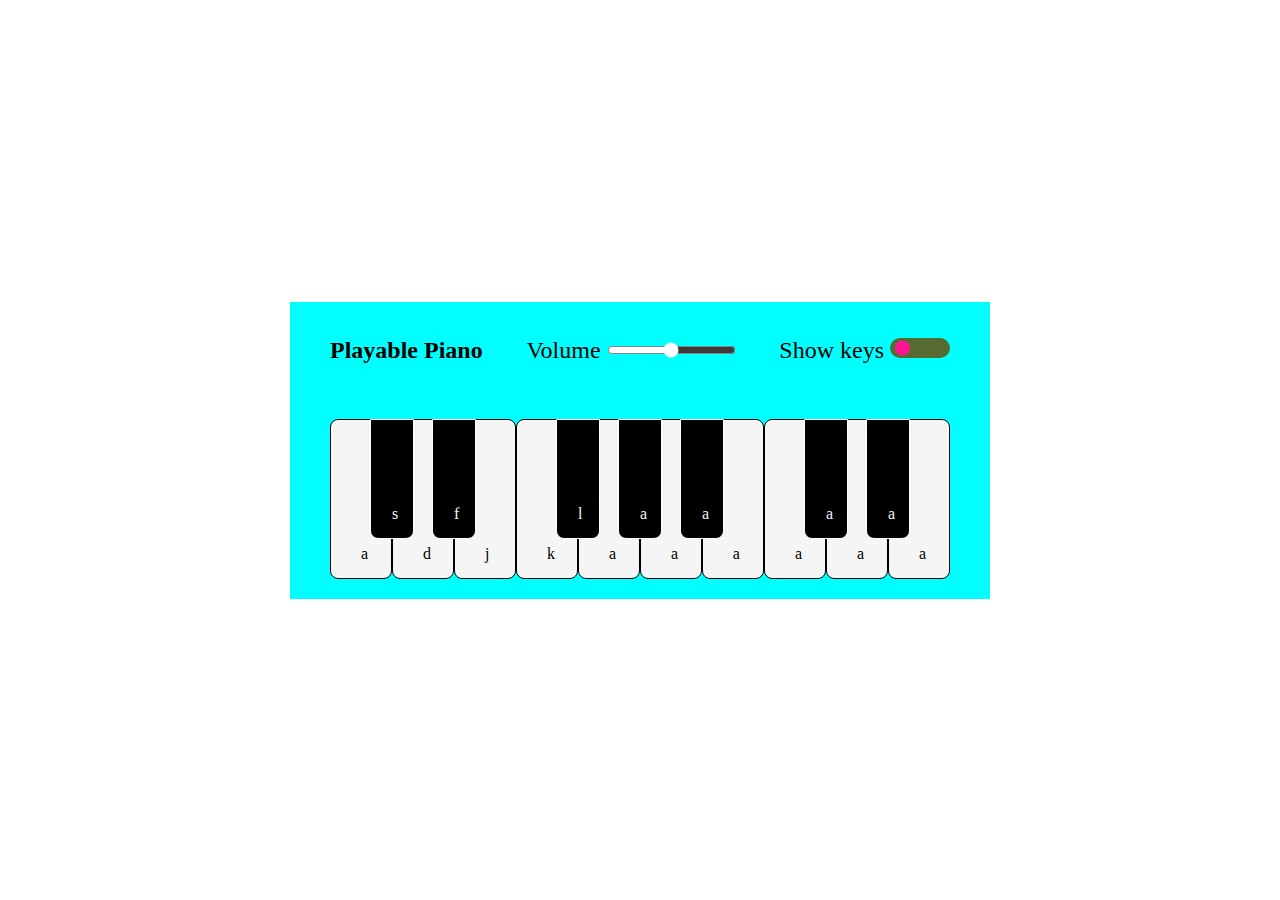
<file: Project5/index.html>
﻿<!DOCTYPE html>

<html lang="en" xmlns="http://www.w3.org/1999/xhtml">
<head>
    <meta charset="utf-8" />
    <meta name="viewport" content="width=device-width,initial-scale=1.0"/>
    <title>Piano</title>
    <link href="styles.css" rel="stylesheet" />
    <script src="script.js"></script>
</head>
<body>

    <div class="wrapper">
        <div class="header">
            <h2>Playable Piano</h2>
            <div class="volume-slider">
                <label for="volume"> Volume
                    <input type="range" id="volume"/>
                </label>
            </div>
            <div class="key-show">
                <label for="keys"> Show keys
                    <input type="checkbox" id="keys"/>
                </label>
            </div>
        </div>
        <ul class="piano-keys">
            <li class="key white"><span>a</span></li>
            <li class="key black"><span>s</span></li>
            <li class="key white"><span>d</span></li>
            <li class="key black"><span>f</span></li>
            <li class="key white"><span>j</span></li>
            <li class="key white"><span>k</span></li>
            <li class="key black"><span>l</span></li>
            <li class="key white"><span>a</span></li>
            <li class="key black"><span>a</span></li>
            <li class="key white"><span>a</span></li>
            <li class="key black"><span>a</span></li>
            <li class="key white"><span>a</span></li>
            <li class="key white"><span>a</span></li>
            <li class="key black"><span>a</span></li>
            <li class="key white"><span>a</span></li>
            <li class="key black"><span>a</span></li>
            <li class="key white"><span>a</span></li>

        </ul>
    </div>

</body>
</html>
</file>
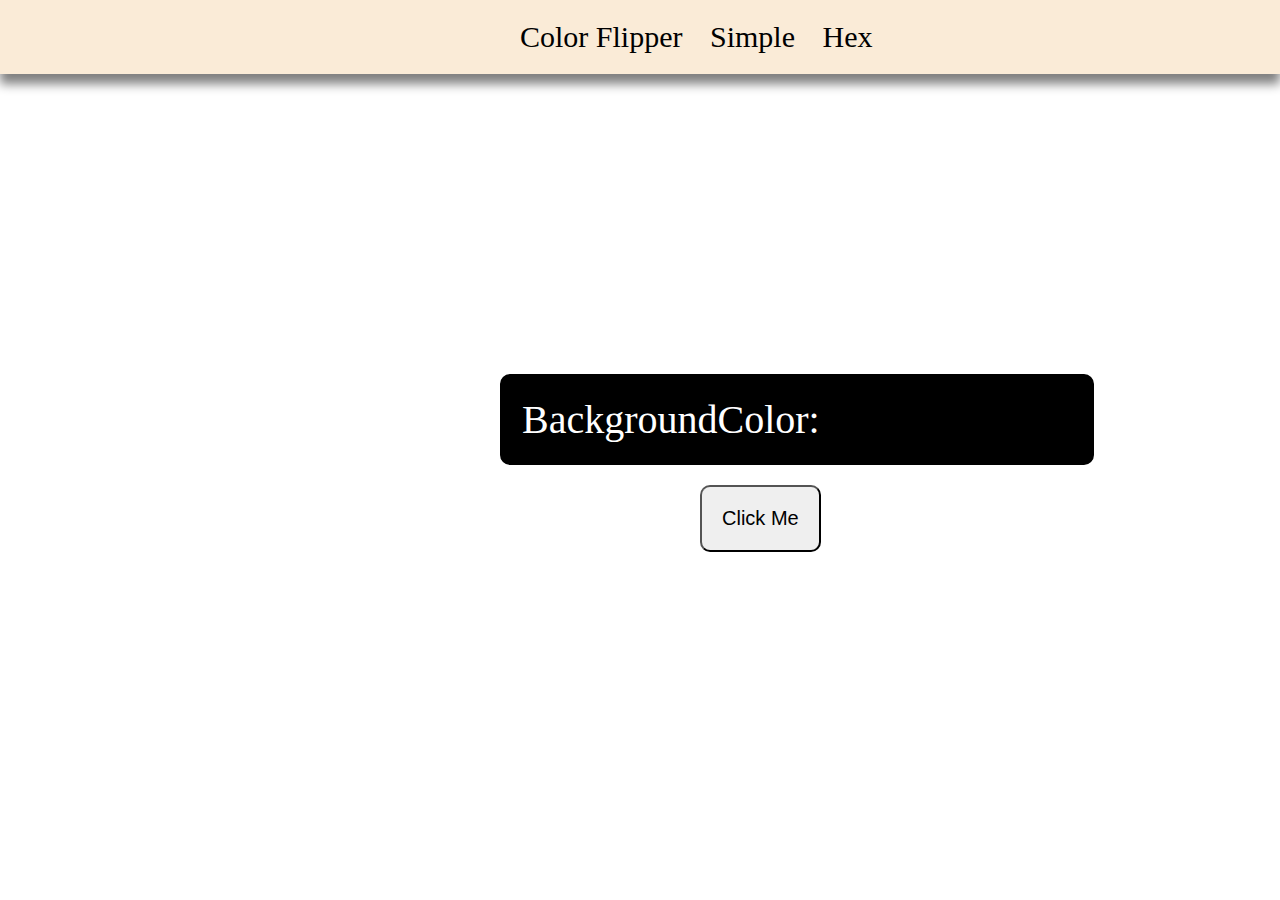
<file: project1/colorflipper.html>
﻿<!DOCTYPE html>

<html lang="en" xmlns="http://www.w3.org/1999/xhtml">
<head>
    <meta charset="utf-8" />
    <title>Color Flipper</title>
    <script src="colorflipper.js"></script>
    <link href="colorflipper.css" rel="stylesheet"/>
</head>
<body style="padding:0;margin:0">

     <nav>
         <div id="nav">
             <span style="margin-right:20px">Color Flipper</span>
             <a style="margin-right:20px">Simple</a>
             <a>Hex</a>
         </div>
     </nav>

     <section>

         <div id="body">
             <div id="container">
                 BackgroundColor:    
                 <span id="span"></span>
             </div><br />

             <button onclick="colors()">Click Me</button>
         </div>

     </section>
</body>
</html>
</file>
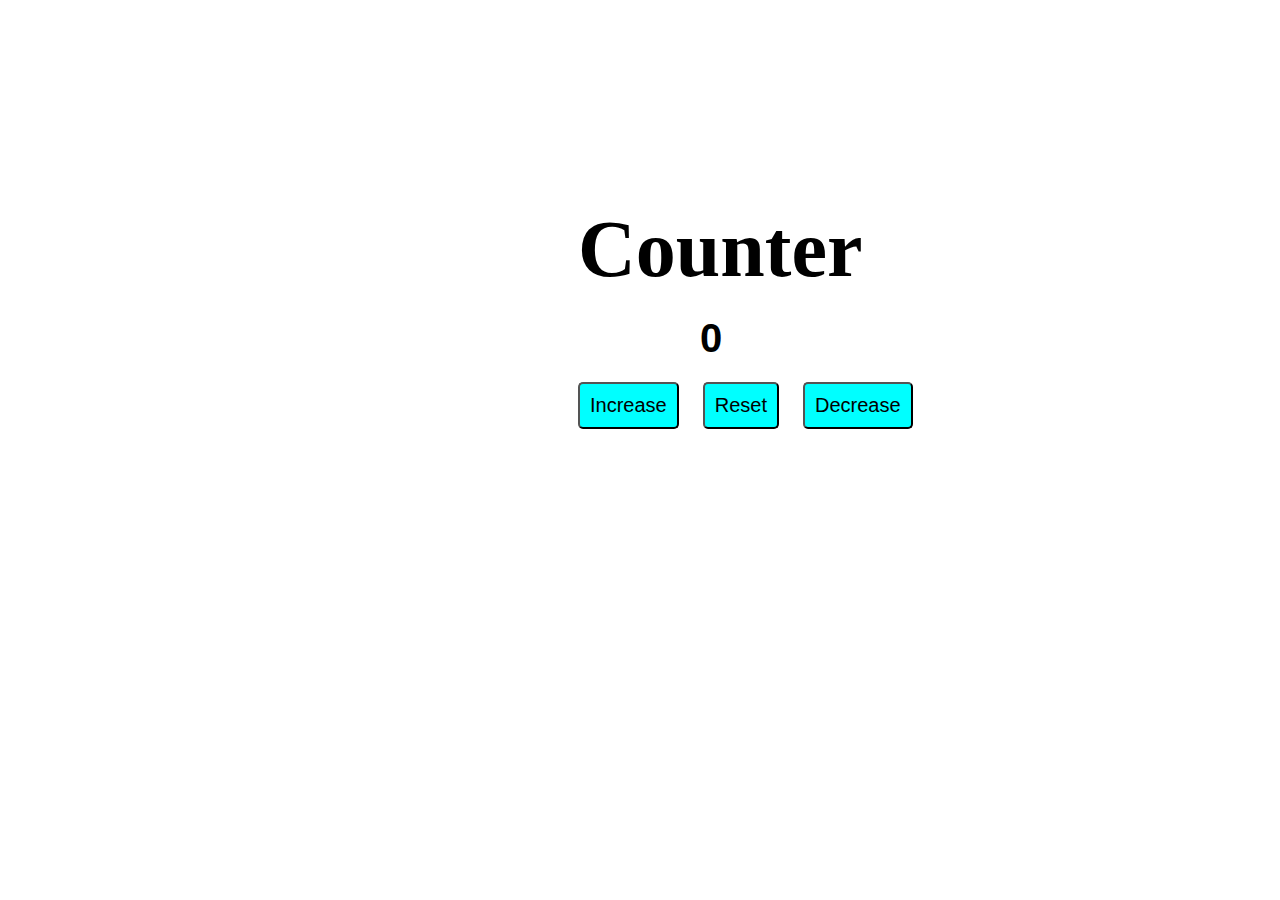
<file: Project2/counter.html>
﻿<!DOCTYPE html>

<html lang="en" xmlns="http://www.w3.org/1999/xhtml">
<head>
    <meta charset="utf-8" />
    <title>Counter</title>
    <script src="counter.js"></script>
    <link href="counter.css" rel="stylesheet"/>
</head>
<body>
    <section>
        <h1>Counter</h1>
        <input type="tel" id="number" value="0"/><br />
        <button onclick="increase()" id="increase">Increase</button>
        <button onclick="reset()" id="reset">Reset</button>
        <button onclick="decrease()" id="decrease">Decrease</button>
    </section>
</body>
</html>
</file>
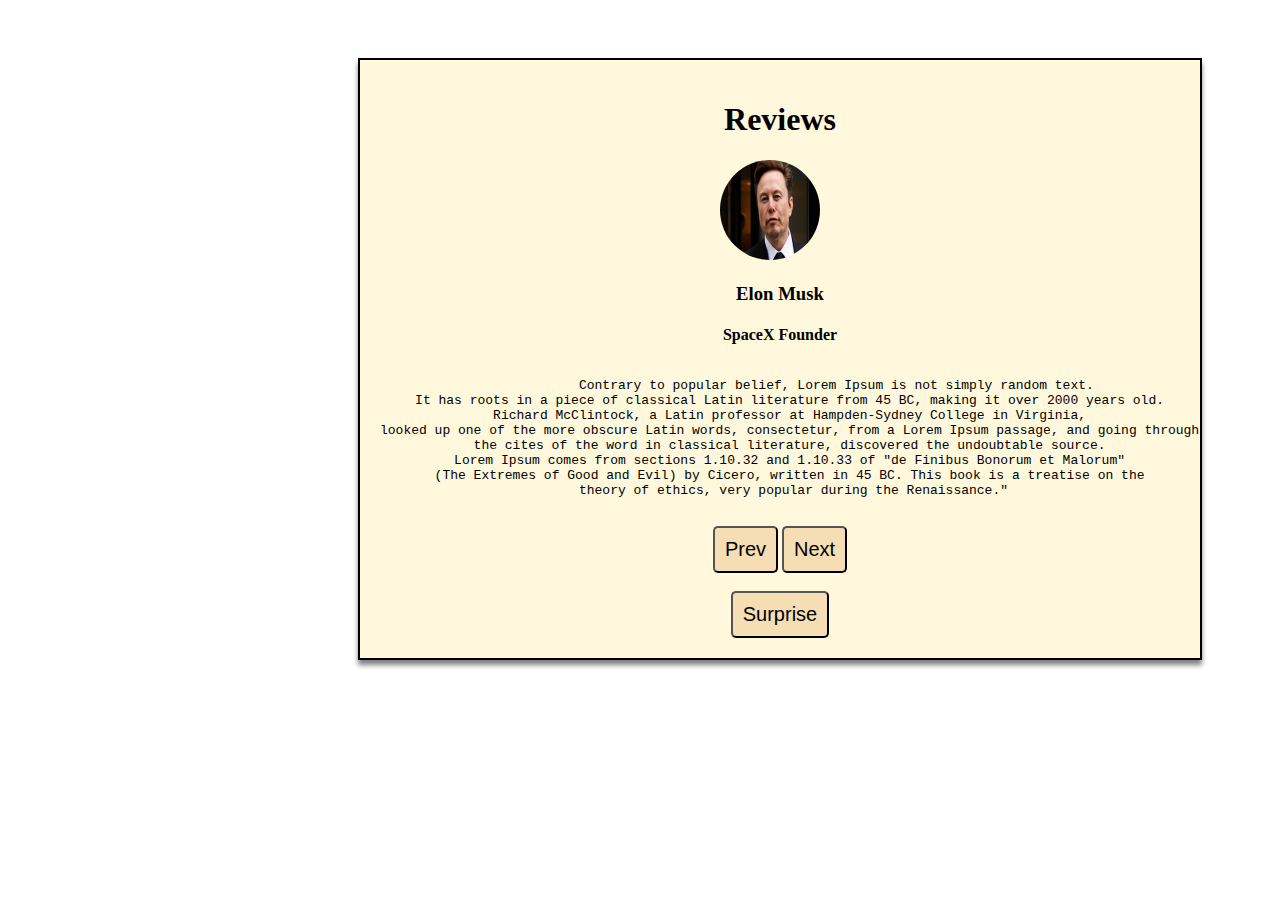
<file: Project3/review.html>
﻿<!DOCTYPE html>

<html lang="en" xmlns="http://www.w3.org/1999/xhtml">
<head>
    <meta charset="utf-8" />
    <title>Review</title>
    <script src="review.js"></script>
    <link href="review.css" rel="stylesheet"/>
</head>
<body>

    <section>
        <h1>Reviews</h1>
        <figure>
            <img src="elon.jpg" id="images" alt="Elon Musk" height="100px" width="100px" />
        </figure>
        <h3 id="name">Elon Musk</h3>
        <h4 id="job">SpaceX Founder</h4>
        <pre id="text">
            Contrary to popular belief, Lorem Ipsum is not simply random text. <br />It has roots in a piece of classical Latin literature from 45 BC, making it over 2000 years old. <br />Richard McClintock, a Latin professor at Hampden-Sydney College in Virginia, <br />looked up one of the more obscure Latin words, consectetur, from a Lorem Ipsum passage, and going through <br />the cites of the word in classical literature, discovered the undoubtable source. <br />Lorem Ipsum comes from sections 1.10.32 and 1.10.33 of "de Finibus Bonorum et Malorum" <br />(The Extremes of Good and Evil) by Cicero, written in 45 BC. This book is a treatise on the <br />theory of ethics, very popular during the Renaissance."
        </pre>
        <div id="button">
            <button onclick="previous()">Prev</button>
            <button onclick="next()">Next</button><br /><br />
            <button onclick="surprise()">Surprise</button>
        </div>
    </section>

</body>
</html>
</file>
<file: Project5/styles.css>
﻿*{
    margin:0;
    padding:0;
    box-sizing:border-box;
    font-family:Cambria, Cochin, Georgia, Times, Times New Roman, serif;
}
body{
    display:flex;
    justify-content:center;
    align-items:center;
    height:100vh;
}
.wrapper{
    width:100%;
    max-width:700px;
    background-color:aqua;
}

/* Wrapper Header*/
.wrapper .header{
    display:flex;
    align-items:center;
    justify-content:space-between;
    padding:35px 40px;
}
.wrapper .volume-slider label,.wrapper .key-show label{
    font-size:1.5em;
    font-weight:500;
}
.volume-slider label input {
    accent-color: white;
}
.key-show label input {
    appearance: none;
    position: relative;
    width: 60px;
    height: 20px;
    background-color: darkolivegreen;
    border-radius: 20px;
    cursor:pointer;
}
.key-show label input::before{
    content:"";
    position:absolute;
    left:5px;
    top:50%;
    height:15px;
    width:15px;
    border-radius:inherit;
    background-color:deeppink;
    transform:translateY(-50%);
    transition:all 0.5s ease;
}
.key-show label input:checked::before{
    left:41px;
    background-color:greenyellow;
}

/*Wrapper Keys*/
.wrapper .piano-keys{
    list-style-type:none;
    display:flex;
    align-items:flex-start;
    justify-content:unset;
    margin:0;
    padding:20px 40px;
    cursor:pointer;
}
.piano-keys .white {
    height: 160px;
    width: 100px;
    background-color: whitesmoke;
    border: 1px solid black;
    border-radius: 8px;
    text-align: center;
    position: relative;
}
.piano-keys .white:active{
    filter:brightness(95%);
}
.piano-keys .black {
    height: 120px;
    width: 70px;
    background-color: black;
    z-index: 2;
    margin: 0 -22px;
    border: 1px solid white;
    border-radius: 0 0 8px 8px;
    text-align: center;
    color: whitesmoke;
    position: relative;
}
.piano-keys .black:active{
    background-color:lightslategrey;
}
ul li span{
    position:absolute;
    bottom:15px;
}
</file>
<file: project1/colorflipper.css>
﻿nav{
    background-color:antiquewhite;
    font-size:30px;
    padding:20px;
    box-shadow:0 10px 10px 0 grey;
}

#nav {
    position: relative;
    left: 500px;
    width:400px;
}

#body {
    position: relative;
    left: 500px;
    top: 300px;
    width: 400px;
}

#container {
    font-size: 40px;
    border: solid 2px black;
    padding: 20px;
    display: inline-block;
    margin-bottom: 20px;
    border-radius: 10px;
    width: 550px;
    background-color:black;
    color:white;
}

button {
    font-size: 20px;
    padding: 20px;
    position: relative;
    left: 200px;
    border-radius: 10px;
}

button:hover{
    background-color:aqua;
    cursor:pointer;
}

button:active {
    background-color: royalblue;
}
</file>
<file: Project2/counter.css>
﻿section{
    position:relative;
    left:550px;
    top:150px;
}

h1{
    font-size:80px;
    margin-bottom:20px;
    position:relative;
    left:20px;
}

input {
    font-size: 40px;
    font-weight:bolder;
    border: none;
    position: relative;
    left: 140px;
    margin-bottom: 20px;
}

button {
    font-size: 20px;
    border-radius: 5px;
    margin-left: 20px;
    background-color: cyan;
    padding:10px;
}

button:hover{
    cursor:pointer;
}

button:active {
    background-color:lightpink;
}
</file>
<file: Project3/review.css>
﻿section{
    border:black solid 2px;
    padding:20px;
    display:inline-block;
    box-shadow:0 5px 5px 0 grey;
    position:relative;
    left:350px;
    top:50px;
    background-color:cornsilk;
    width:800px;
}

figure {
    position:relative;
    left:300px;
    
}

#images {
    border-radius: 50%;
}

#text{
    text-align:center;
    display:inline-block;
}

h1,h3,h4{
    text-align:center;
}

button {
    font-size: 20px;
    border-radius: 5px;
    background-color: wheat;
    padding: 10px;
    cursor: pointer;
}

#button{
    text-align:center;
}

button:active{
    background-color:aqua;
}
</file>
